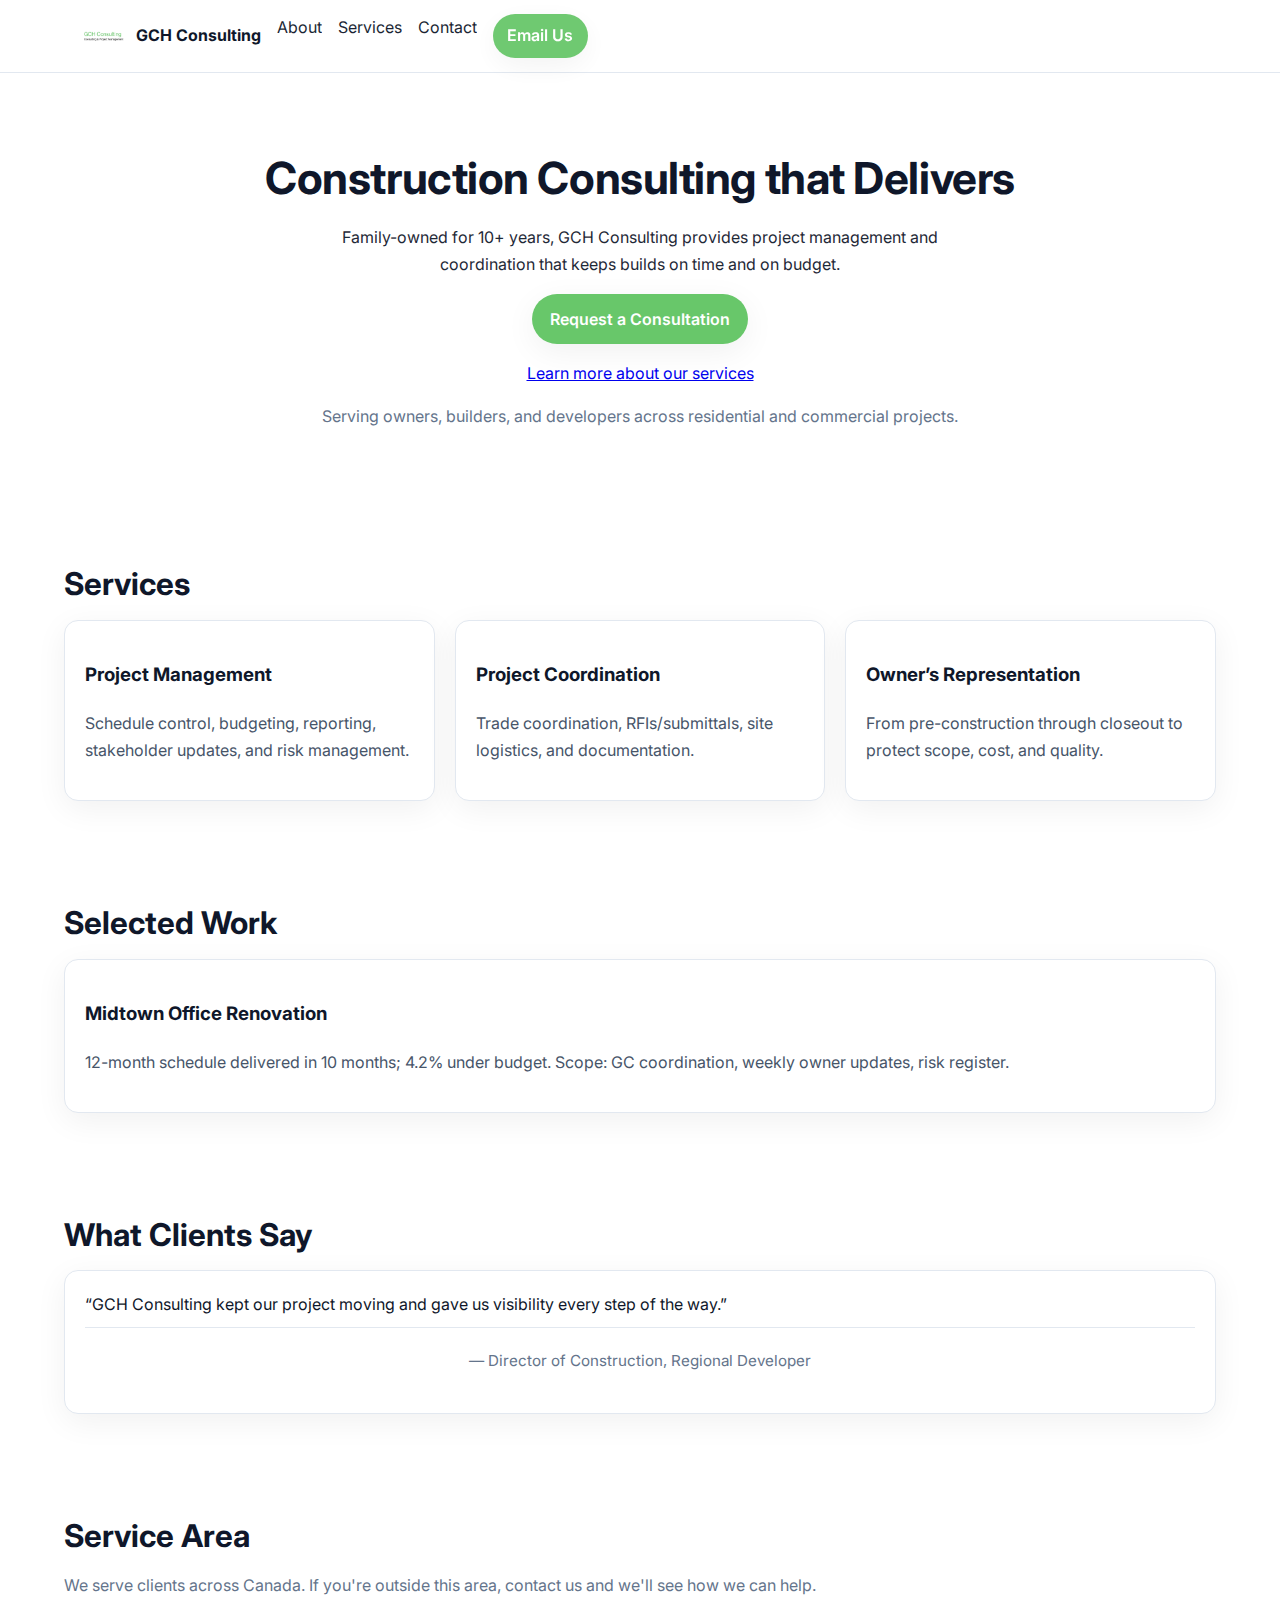
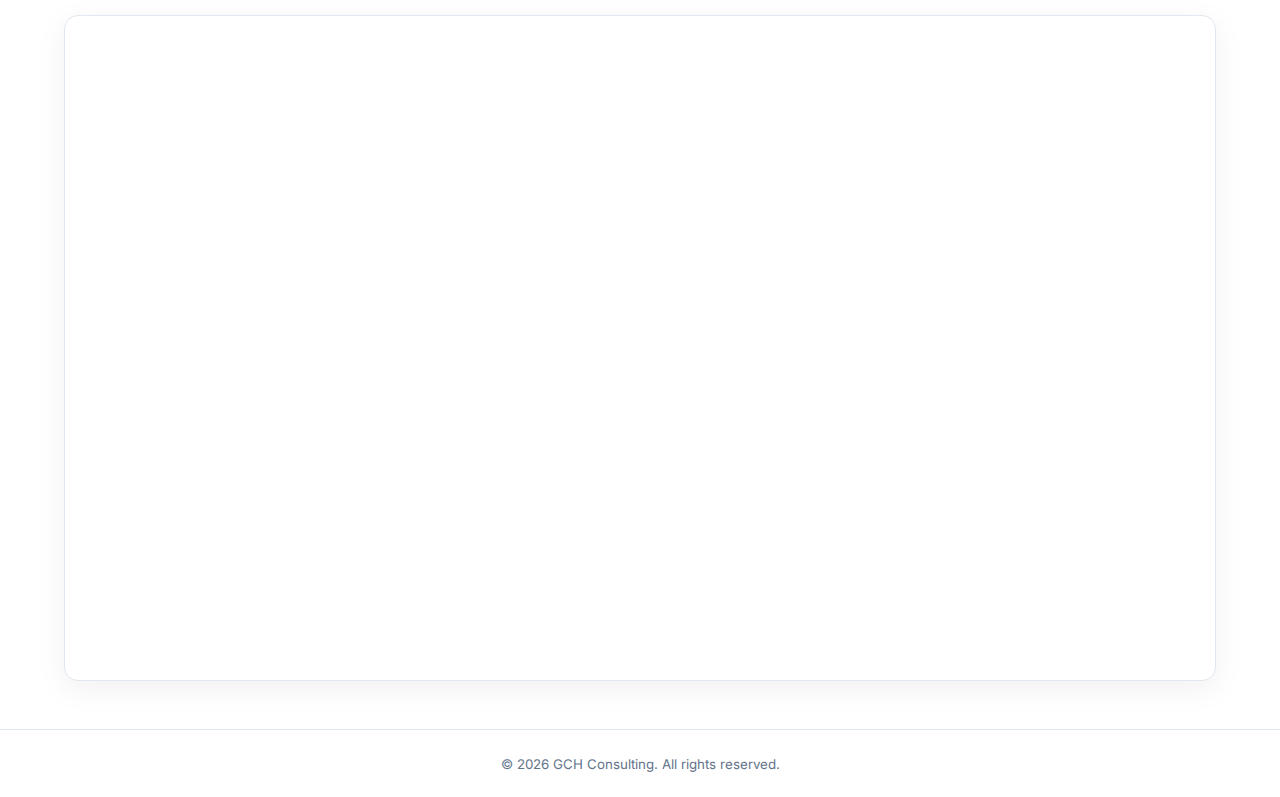
<file: index.html>
<!DOCTYPE html>
<html lang="en">
<head>
  <meta charset="utf-8" />
  <meta name="viewport" content="width=device-width, initial-scale=1" />
  <meta name="theme-color" content="#22c55e" />
  <title>GCH Consulting — Consulting & Project Management</title>
  <meta name="description" content="A family owned business for over 10 years that provides unmatched consulting services for construction projects including, but not limited to, project management and project coordination." />
  <link rel="icon" href="/assets/icons/logo.png" />
  <link rel="stylesheet" href="/css/styles.css" />
  <link rel="canonical" href="https://gchgroupconsulting.ca/">
  <link rel="preconnect" href="https://fonts.googleapis.com">
  <link rel="preconnect" href="https://fonts.gstatic.com" crossorigin>
  <link href="https://fonts.googleapis.com/css2?family=Inter:wght@400;600;700&display=swap" rel="stylesheet">
  <script defer src="/js/main.js"></script>
  <meta property="og:title" content="GCH Consulting — Consulting & Project Management">
  <meta property="og:description" content="Family-owned consulting firm specializing in construction project management and coordination.">
  <meta property="og:type" content="website">
  <meta property="og:image" content="/assets/icons/logo.png">
  <meta name="twitter:card" content="summary_large_image">
</head>
<body>

  <header>
    <div class="wrap">
      <a class="brand" href="/"><img src="/assets/icons/logo.png" alt="GCH Consulting logo" width="40" height="40"> GCH Consulting</a>
      <button class="nav-toggle" aria-expanded="false" aria-controls="site-nav">Menu</button>
      <nav id="site-nav" aria-label="Primary">
        <ul>
          <li><a href="/about.html">About</a></li>
          <li><a href="/services.html">Services</a></li>
          <li><a href="/contact.html">Contact</a></li>
          <li><a class="btn btn-small" href="mailto:consulting@gchgroup.co">Email Us</a></li>
        </ul>
      </nav>
    </div>
  </header>

  <main>
    <section class="hero">
      <div class="wrap">
        <h1>Construction Consulting that Delivers</h1>
        <p class="lead">
          Family-owned for 10+ years, GCH Consulting provides project management and coordination that keeps builds on time and on budget.
        </p>
        <p style="margin-top:1rem;">
          <a class="btn" href="/contact.html">Request a Consultation</a>
        </p>
        <p style="margin-top:.5rem;"><a href="/services.html">Learn more about our services</a></p>
        <p class="subtle">Serving owners, builders, and developers across residential and commercial projects.</p>
      </div>
    </section>

    <section class="section wrap">
      <h2>Services</h2>
      <div class="grid">
        <article class="card"><div class="pad">
          <h3>Project Management</h3>
          <p>Schedule control, budgeting, reporting, stakeholder updates, and risk management.</p>
        </div></article>
        <article class="card"><div class="pad">
          <h3>Project Coordination</h3>
          <p>Trade coordination, RFIs/submittals, site logistics, and documentation.</p>
        </div></article>
        <article class="card"><div class="pad">
          <h3>Owner’s Representation</h3>
          <p>From pre-construction through closeout to protect scope, cost, and quality.</p>
        </div></article>
      </div>
    </section>

    <section class="section wrap">
      <h2>Selected Work</h2>
      <article class="card"><div class="pad">
        <h3>Midtown Office Renovation</h3>
        <p>12-month schedule delivered in 10 months; 4.2% under budget. Scope: GC coordination, weekly owner updates, risk register.</p>
      </div></article>
    </section>

    <section class="section wrap">
      <h2>What Clients Say</h2>
      <blockquote class="card"><div class="pad">
        “GCH Consulting kept our project moving and gave us visibility every step of the way.”
        <footer>— Director of Construction, Regional Developer</footer>
      </div></blockquote>
    </section>
  
    <section class="section wrap">
      <h2>Service Area</h2>
      <p class="subtle">We serve clients across Canada. If you're outside this area, contact us and we'll see how we can help.</p>
      <div class="card"><div class="pad">
        <div style="position:relative; padding-top:56.25%; overflow:hidden; border-radius:12px;">
          <iframe title="Service area map" src="https://www.google.com/maps?q=Canada&output=embed" 
                  style="position:absolute; top:0; left:0; width:100%; height:100%; border:0;" 
                  loading="lazy" referrerpolicy="no-referrer-when-downgrade"></iframe>
        </div>
      </div></div>
    </section>
    
  </main>

  <footer>
    <div class="wrap">
      <small>&copy; <span id="year"></span> GCH Consulting. All rights reserved.</small>
    </div>
  </footer>


  <script type="application/ld+json">
  {
    "@context":"https://schema.org",
    "@type":"Organization",
    "name":"GCH Consulting",
    "url":"https://gchgroupconsulting.ca",
    "logo":"https://gchgroupconsulting.ca/assets/icons/logo.png",
    "contactPoint":[{
      "@type":"ContactPoint",
      "contactType":"customer support",
      "telephone":"+1 (555) 555-5555",
      "email":"consulting@gchgroup.co"
    }],
    "areaServed":"Canada"
  }
  </script>
</body>
</html>
</file>
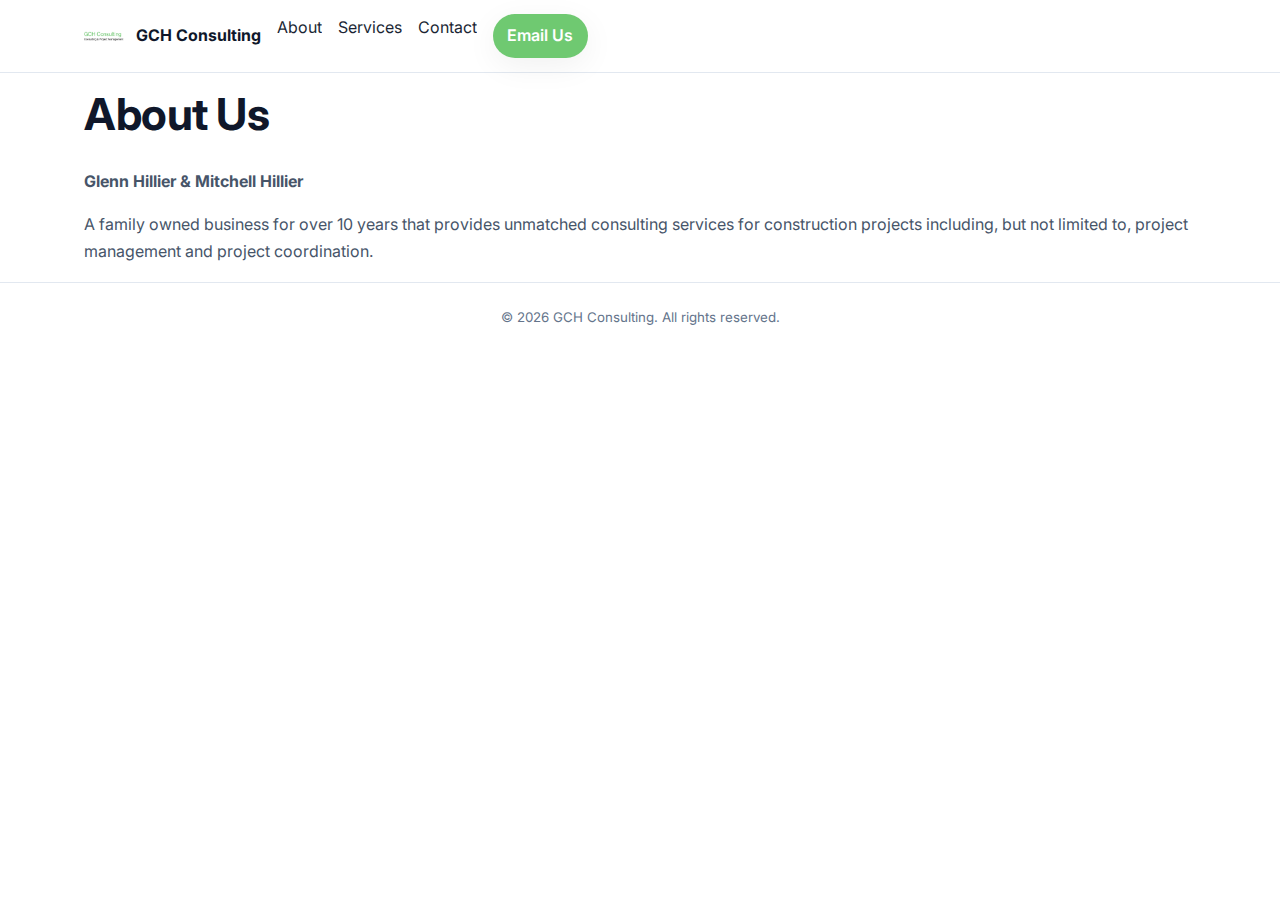
<file: about.html>
<!DOCTYPE html>
<html lang="en">
<head>
  <meta charset="utf-8" />
  <meta name="viewport" content="width=device-width, initial-scale=1" />
  <meta name="theme-color" content="#22c55e" />
  <title>About — GCH Consulting</title>
  <meta name="description" content="About GCH Consulting and our team: Glenn Hillier & Mitchell Hillier." />
  <link rel="icon" href="/assets/icons/logo.png" />
  <link rel="stylesheet" href="/css/styles.css" />
  <link rel="canonical" href="https://gchgroupconsulting.ca/about.html">
  <link rel="preconnect" href="https://fonts.googleapis.com">
  <link rel="preconnect" href="https://fonts.gstatic.com" crossorigin>
  <link href="https://fonts.googleapis.com/css2?family=Inter:wght@400;600;700&display=swap" rel="stylesheet">
  <script defer src="/js/main.js"></script>
  <meta property="og:title" content="GCH Consulting — Consulting & Project Management">
  <meta property="og:description" content="Family-owned consulting firm specializing in construction project management and coordination.">
  <meta property="og:type" content="website">
  <meta property="og:image" content="/assets/icons/logo.png">
  <meta name="twitter:card" content="summary_large_image">
</head>
<body>

  <header>
    <div class="wrap">
      <a class="brand" href="/"><img src="/assets/icons/logo.png" alt="GCH Consulting logo" width="40" height="40"> GCH Consulting</a>
      <button class="nav-toggle" aria-expanded="false" aria-controls="site-nav">Menu</button>
      <nav id="site-nav" aria-label="Primary">
        <ul>
          <li><a href="/about.html">About</a></li>
          <li><a href="/services.html">Services</a></li>
          <li><a href="/contact.html">Contact</a></li>
          <li><a class="btn btn-small" href="mailto:consulting@gchgroup.co">Email Us</a></li>
        </ul>
      </nav>
    </div>
  </header>

  <main class="wrap">
    <h1>About Us</h1>
    <p><strong>Glenn Hillier & Mitchell Hillier</strong></p>
    <p>A family owned business for over 10 years that provides unmatched consulting services for construction projects including, but not limited to, project management and project coordination.</p>
  </main>

  <footer>
    <div class="wrap">
      <small>&copy; <span id="year"></span> GCH Consulting. All rights reserved.</small>
    </div>
  </footer>

</body>
</html>
</file>
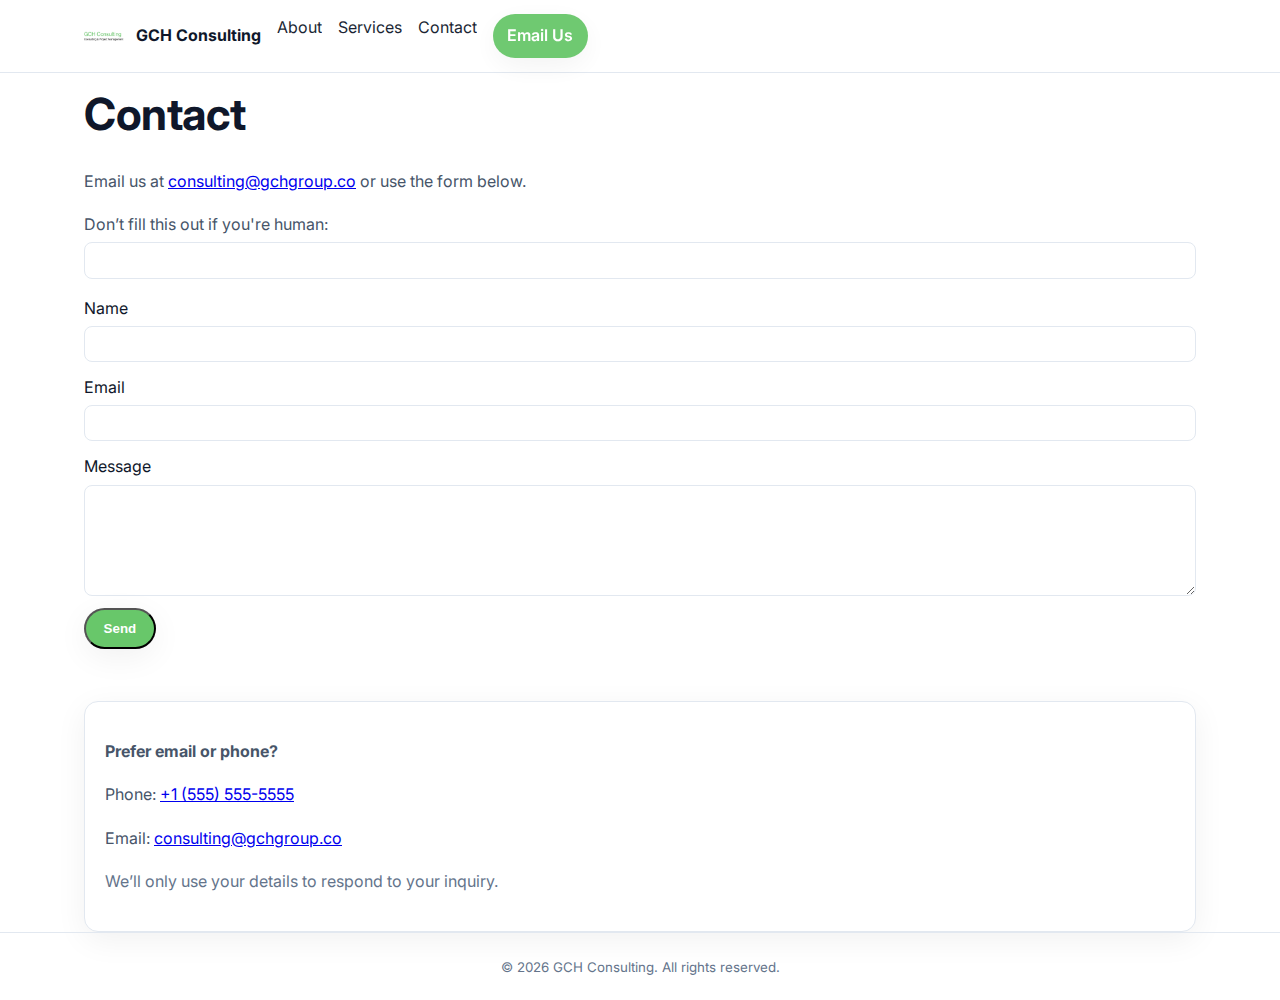
<file: contact.html>
<!DOCTYPE html>
<html lang="en">
<head>
  <meta charset="utf-8" />
  <meta name="viewport" content="width=device-width, initial-scale=1" />
  <meta name="theme-color" content="#22c55e" />
  <title>Contact — GCH Consulting</title>
  <meta name="description" content="Contact GCH Consulting at consulting@gchgroup.co." />
  <link rel="icon" href="/assets/icons/logo.png" />
  <link rel="stylesheet" href="/css/styles.css" />
  <link rel="canonical" href="https://gchgroupconsulting.ca/contact.html">
  <link rel="preconnect" href="https://fonts.googleapis.com">
  <link rel="preconnect" href="https://fonts.gstatic.com" crossorigin>
  <link href="https://fonts.googleapis.com/css2?family=Inter:wght@400;600;700&display=swap" rel="stylesheet">
  <script defer src="/js/main.js"></script>
  <meta property="og:title" content="GCH Consulting — Consulting & Project Management">
  <meta property="og:description" content="Family-owned consulting firm specializing in construction project management and coordination.">
  <meta property="og:type" content="website">
  <meta property="og:image" content="/assets/icons/logo.png">
  <meta name="twitter:card" content="summary_large_image">
</head>
<body>

  <header>
    <div class="wrap">
      <a class="brand" href="/"><img src="/assets/icons/logo.png" alt="GCH Consulting logo" width="40" height="40"> GCH Consulting</a>
      <button class="nav-toggle" aria-expanded="false" aria-controls="site-nav">Menu</button>
      <nav id="site-nav" aria-label="Primary">
        <ul>
          <li><a href="/about.html">About</a></li>
          <li><a href="/services.html">Services</a></li>
          <li><a href="/contact.html">Contact</a></li>
          <li><a class="btn btn-small" href="mailto:consulting@gchgroup.co">Email Us</a></li>
        </ul>
      </nav>
    </div>
  </header>

  <main class="wrap">
    <h1>Contact</h1>
    <p>Email us at <a href="mailto:consulting@gchgroup.co">consulting@gchgroup.co</a> or use the form below.</p>

    <form id="contact-form" name="contact" method="POST" data-netlify="true" netlify-honeypot="bot-field" action="/thanks.html">
      <input type="hidden" name="form-name" value="contact">
      <p class="sr-only"><label>Don’t fill this out if you're human: <input name="bot-field"></label></p>
      <label>
        <span>Name</span>
        <input required name="name" autocomplete="name" />
      </label>
      <label>
        <span>Email</span>
        <input required type="email" name="email" autocomplete="email" />
      </label>
      <label>
        <span>Message</span>
        <textarea required name="message" rows="6"></textarea>
      </label>
      <button class="btn" type="submit">Send</button>
      <p class="form-status" aria-live="polite"></p>
    </form>

    <div class="card" style="margin-top:1rem;"><div class="pad">
      <p><strong>Prefer email or phone?</strong></p>
      <p>Phone: <a href="tel:+1 (555) 555-5555">+1 (555) 555-5555</a></p>
      <p>Email: <a href="mailto:consulting@gchgroup.co">consulting@gchgroup.co</a></p>
      <p class="subtle">We’ll only use your details to respond to your inquiry.</p>
    </div></div>
  </main>

  <footer>
    <div class="wrap">
      <small>&copy; <span id="year"></span> GCH Consulting. All rights reserved.</small>
    </div>
  </footer>

</body>
</html>
</file>
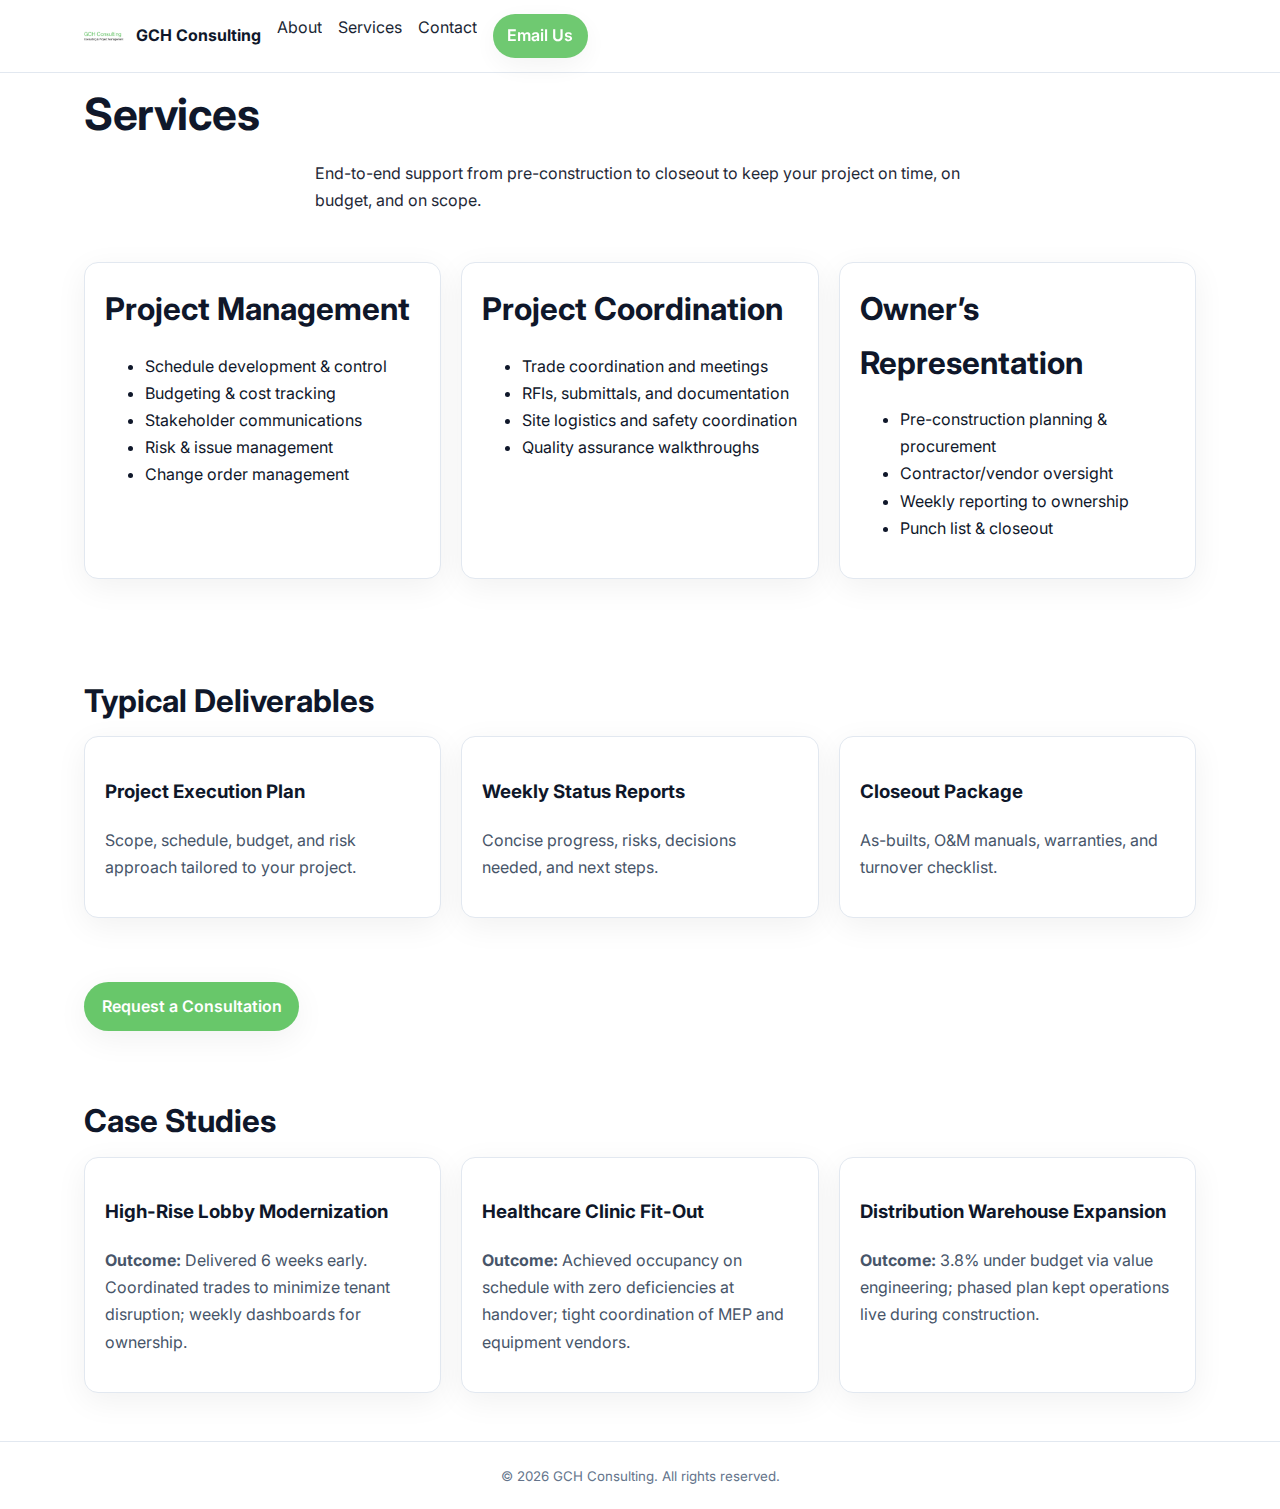
<file: services.html>
<!DOCTYPE html>
<html lang="en">
<head>
  <meta charset="utf-8" />
  <meta name="viewport" content="width=device-width, initial-scale=1" />
  <meta name="theme-color" content="#68C76A" />
  <title>Services — GCH Consulting</title>
  <meta name="description" content="Services provided by GCH Consulting: project management, coordination, and owner's representation." />
  <link rel="icon" href="/assets/icons/logo.png" />
  <link rel="stylesheet" href="/css/styles.css" />
  <link rel="canonical" href="https://gchgroupconsulting.ca/services.html">
  <link rel="preconnect" href="https://fonts.googleapis.com">
  <link rel="preconnect" href="https://fonts.gstatic.com" crossorigin>
  <link href="https://fonts.googleapis.com/css2?family=Inter:wght@400;600;700&display=swap" rel="stylesheet">
  <script defer src="/js/main.js"></script>
  <meta property="og:title" content="GCH Consulting — Services">
  <meta property="og:description" content="Construction consulting services: project management, coordination, and owner's representation.">
  <meta property="og:type" content="website">
  <meta property="og:image" content="/assets/icons/logo.png">
  <meta name="twitter:card" content="summary_large_image">
</head>
<body>
  <header>
    <div class="wrap">
      <a class="brand" href="/"><img src="/assets/icons/logo.png" alt="GCH Consulting logo" width="40" height="40"> GCH Consulting</a>
      <button class="nav-toggle" aria-expanded="false" aria-controls="site-nav">Menu</button>
      <nav id="site-nav" aria-label="Primary">
        <ul>
          <li><a href="/about.html">About</a></li>
          <li><a href="/services.html">Services</a></li>
          <li><a href="/contact.html">Contact</a></li>
          <li><a class="btn btn-small" href="mailto:consulting@gchgroup.co">Email Us</a></li>
        </ul>
      </nav>
    </div>
  </header>

  <main class="wrap">
    <h1>Services</h1>
    <p class="lead">End-to-end support from pre-construction to closeout to keep your project on time, on budget, and on scope.</p>

    <section class="section">
      <div class="grid">
        <article class="card"><div class="pad">
          <h2>Project Management</h2>
          <ul>
            <li>Schedule development & control</li>
            <li>Budgeting & cost tracking</li>
            <li>Stakeholder communications</li>
            <li>Risk & issue management</li>
            <li>Change order management</li>
          </ul>
        </div></article>

        <article class="card"><div class="pad">
          <h2>Project Coordination</h2>
          <ul>
            <li>Trade coordination and meetings</li>
            <li>RFIs, submittals, and documentation</li>
            <li>Site logistics and safety coordination</li>
            <li>Quality assurance walkthroughs</li>
          </ul>
        </div></article>

        <article class="card"><div class="pad">
          <h2>Owner’s Representation</h2>
          <ul>
            <li>Pre-construction planning & procurement</li>
            <li>Contractor/vendor oversight</li>
            <li>Weekly reporting to ownership</li>
            <li>Punch list & closeout</li>
          </ul>
        </div></article>
      </div>
    </section>

    <section class="section">
      <h2>Typical Deliverables</h2>
      <div class="grid">
        <article class="card"><div class="pad">
          <h3>Project Execution Plan</h3>
          <p>Scope, schedule, budget, and risk approach tailored to your project.</p>
        </div></article>
        <article class="card"><div class="pad">
          <h3>Weekly Status Reports</h3>
          <p>Concise progress, risks, decisions needed, and next steps.</p>
        </div></article>
        <article class="card"><div class="pad">
          <h3>Closeout Package</h3>
          <p>As-builts, O&M manuals, warranties, and turnover checklist.</p>
        </div></article>
      </div>
    </section>

    <p><a class="btn" href="/contact.html">Request a Consultation</a></p>
  
    <section class="section">
      <h2>Case Studies</h2>
      <div class="grid">
        <article class="card"><div class="pad">
          <h3>High-Rise Lobby Modernization</h3>
          <p><strong>Outcome:</strong> Delivered 6 weeks early. Coordinated trades to minimize tenant disruption; weekly dashboards for ownership.</p>
        </div></article>
        <article class="card"><div class="pad">
          <h3>Healthcare Clinic Fit-Out</h3>
          <p><strong>Outcome:</strong> Achieved occupancy on schedule with zero deficiencies at handover; tight coordination of MEP and equipment vendors.</p>
        </div></article>
        <article class="card"><div class="pad">
          <h3>Distribution Warehouse Expansion</h3>
          <p><strong>Outcome:</strong> 3.8% under budget via value engineering; phased plan kept operations live during construction.</p>
        </div></article>
      </div>
    </section>
    
  </main>

  <footer>
    <div class="wrap">
      <small>&copy; <span id="year"></span> GCH Consulting. All rights reserved.</small>
    </div>
  </footer>
</body>
</html>
</file>
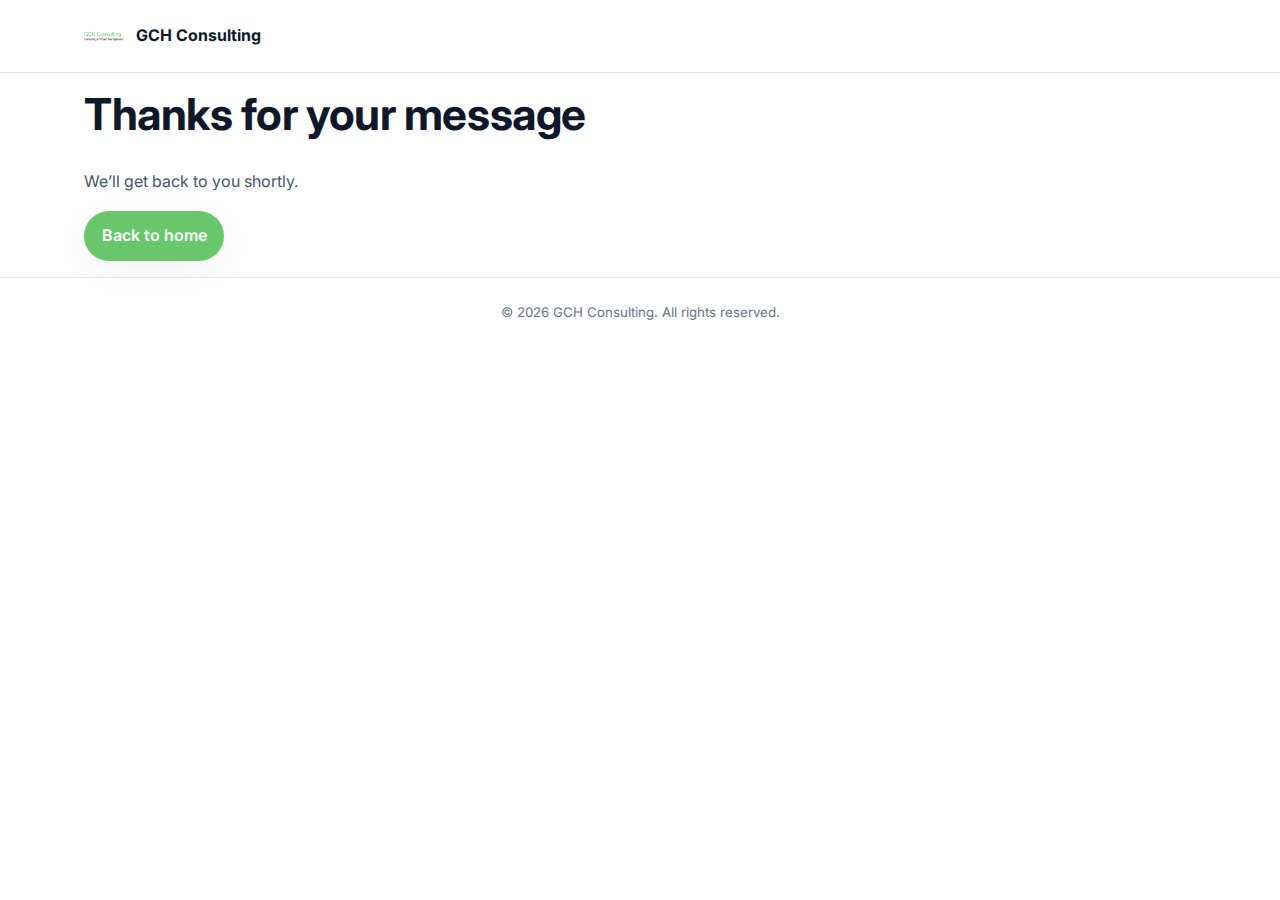
<file: thanks.html>
<!DOCTYPE html>
<html lang="en">
<head>
  <meta charset="utf-8" />
  <meta name="viewport" content="width=device-width, initial-scale=1" />
  <meta name="theme-color" content="#68C76A" />
  <title>Thanks — GCH Consulting</title>
  <link rel="icon" href="/assets/icons/logo.png" />
  <link rel="stylesheet" href="/css/styles.css" />
  <link rel="canonical" href="https://gchgroupconsulting.ca/thanks.html">
  <link rel="preconnect" href="https://fonts.googleapis.com">
  <link rel="preconnect" href="https://fonts.gstatic.com" crossorigin>
  <link href="https://fonts.googleapis.com/css2?family=Inter:wght@400;600;700&display=swap" rel="stylesheet">
  <script defer src="/js/main.js"></script>
</head>
<body>
  <header>
    <div class="wrap">
      <a class="brand" href="/"><img src="/assets/icons/logo.png" alt="GCH Consulting logo" width="40" height="40"> GCH Consulting</a>
    </div>
  </header>
  <main class="wrap">
    <h1>Thanks for your message</h1>
    <p>We’ll get back to you shortly.</p>
    <p><a class="btn" href="/">Back to home</a></p>
  </main>
  <footer>
    <div class="wrap">
      <small>&copy; <span id="year"></span> GCH Consulting. All rights reserved.</small>
    </div>
  </footer>
</body>
</html>
</file>
<file: css/styles.css>
:root{
  --bg:#ffffff;
  --text:#0f172a;          /* slate-900 */
  --muted:#475569;         /* slate-600 */
  --line:#e2e8f0;          /* slate-200 */
  --brand:#68C76A;         /* GCH green */
  --brand-dark:#4BAE4F;
  --max:72rem;
  --radius:14px;
  --shadow:0 8px 32px rgba(2,6,23,.06);
}
*{box-sizing:border-box;}
body{
  margin:0;
  font: 16px/1.7 "Inter", system-ui, -apple-system, Segoe UI, Roboto, Arial, sans-serif;
  color:var(--text);
  background:var(--bg);
}
.wrap{max-width:var(--max); margin:0 auto; padding:0 1.25rem;}
header{position:sticky; top:0; background:var(--bg); border-bottom:1px solid var(--line);}
header .wrap{display:flex; align-items:center; gap:1rem; height:72px;}
.brand{display:flex; align-items:center; gap:.75rem; text-decoration:none; color:var(--text); font-weight:700;}
.brand img{width:40px; height:40px; object-fit:contain;}
nav ul{display:flex; gap:1rem; list-style:none; padding:0; margin:0;}
nav a{text-decoration:none; color:var(--text); opacity:.95;}
nav a:hover, nav a:focus{opacity:1; text-decoration:underline;}
.nav-toggle{display:none; background:transparent; border:1px solid var(--line); border-radius:8px; padding:.4rem .6rem;}
@media (max-width: 800px){
  .nav-toggle{display:inline-block; margin-left:auto;}
  nav{display:none;}
  nav[data-open="true"]{display:block; position:absolute; right:1rem; top:72px; background:#fff; border:1px solid var(--line); border-radius:12px; padding:.75rem;}
  nav ul{flex-direction:column;}
}

h1{font-size:clamp(2rem, 2.2vw + 1rem, 3rem); letter-spacing:-.01em; margin:.25rem 0 .5rem;}
h2{font-size:clamp(1.5rem, 1.2vw + 1rem, 2rem); margin:0 0 .5rem;}
p{color:var(--muted);}
.section{padding:3rem 0;}
.hero{padding:4rem 0; text-align:center;}
.lead{max-width:65ch; margin:0 auto; color:#1f2937;}
.subtle{color:#64748b; margin-top:.5rem;}

.btn{
  display:inline-block; background:var(--brand); color:#fff; padding:.7rem 1.1rem;
  border-radius:999px; text-decoration:none; font-weight:600; box-shadow:var(--shadow);
}
.btn:hover{ background: var(--brand-dark); }
.btn-small{ padding:.5rem .9rem; }

.card{ border:1px solid var(--line); border-radius:var(--radius); box-shadow:var(--shadow); background:#fff; }
.grid{display:grid; gap:1.25rem; grid-template-columns:repeat(auto-fit, minmax(260px,1fr));}
.pad{padding:1.25rem;}

label{display:grid; gap:.25rem; margin:.75rem 0;}
input, textarea{width:100%; padding:.6rem .75rem; border:1px solid var(--line); border-radius:8px;}
input:focus, textarea:focus{outline:3px solid rgba(34,197,94,.25); outline-offset:1px;}
.form-status{min-height:1.25rem; color:var(--muted);}

blockquote{margin:0;}
blockquote footer{margin-top:.5rem; color:#64748b; font-size:.95rem;}

footer{border-top:1px solid var(--line); padding:1.25rem 0; text-align:center; color:#64748b;}
</file>
